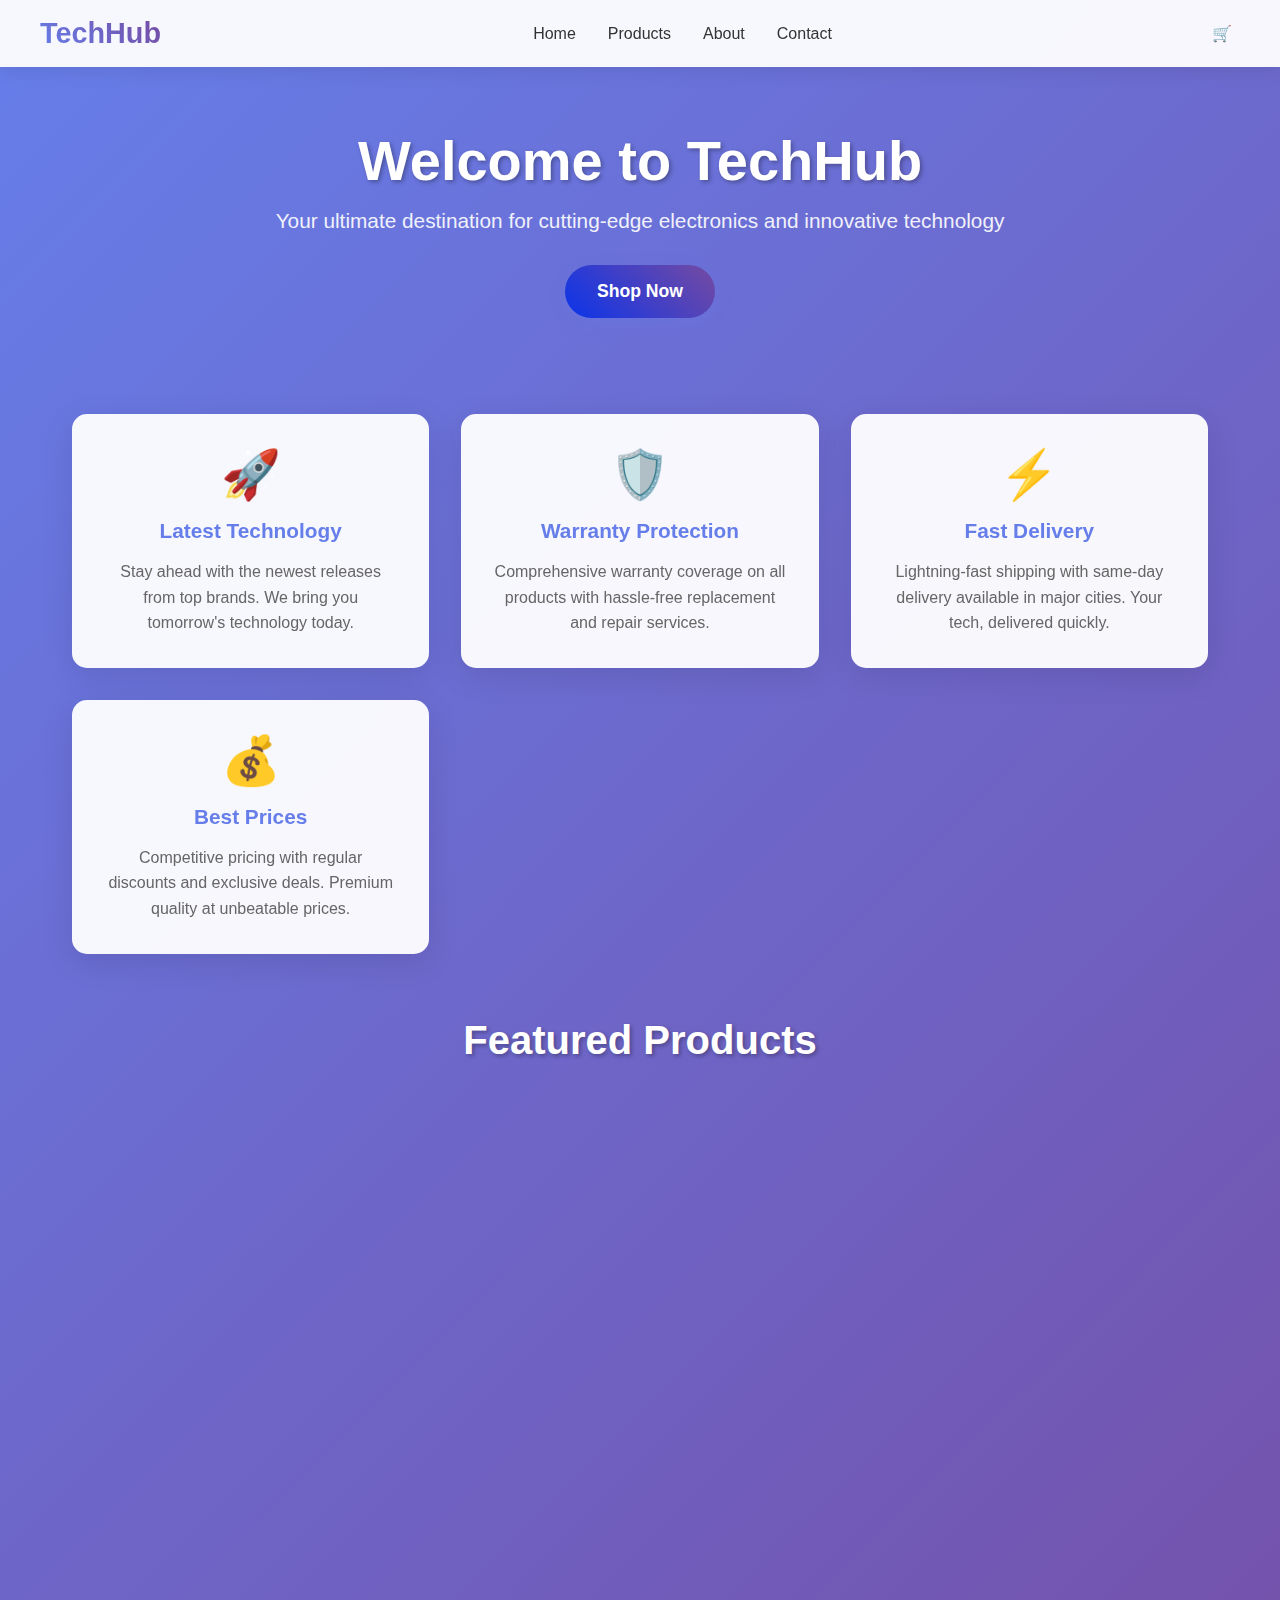
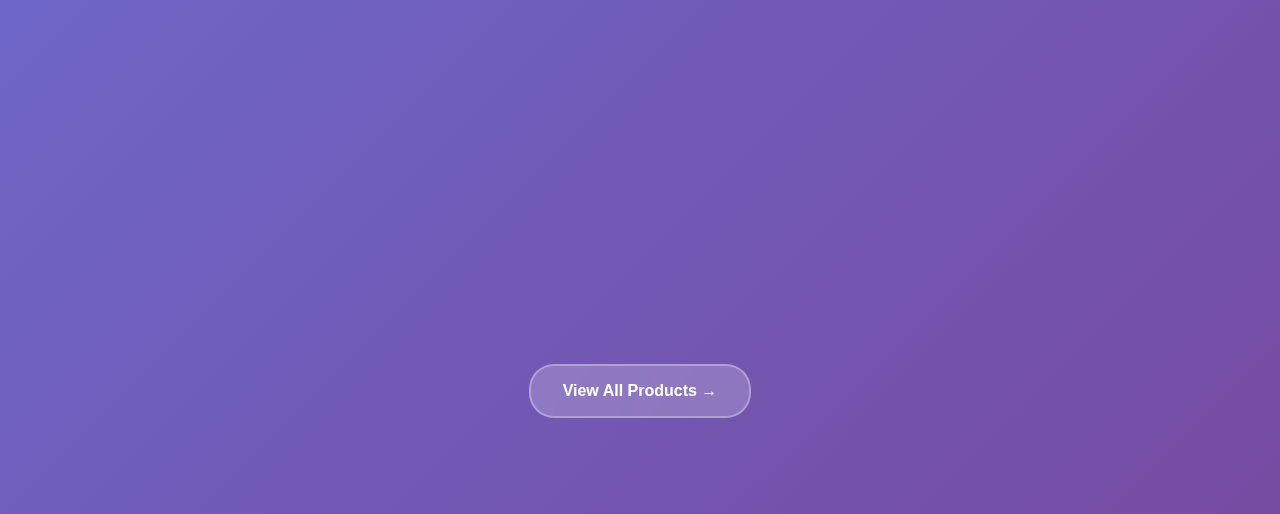
<file: index.html>
<!DOCTYPE html>
<html lang="en">
<head>
    <meta charset="UTF-8">
    <meta name="viewport" content="width=device-width, initial-scale=1.0">
    <title>TechHub - Modern Electronics Store</title>
    <link rel="stylesheet" href="style.css">
</head>
<body>
    <nav class="navbar">
        <div class="nav-container">
            <div class="logo">TechHub</div>
            <ul class="nav-links">
                <li><a href="#home">Home</a></li>
                <li><a href="#products">Products</a></li>
                <li><a href="#about">About</a></li>
                <li><a href="#contact">Contact</a></li>
            </ul>
            <div class="cart-icon" onclick="toggleCart()">
                🛒
                <span class="cart-count" id="cartCount">0</span>
            </div>
        </div>
    </nav>

    <div class="container">
        <!-- Home Page Section -->
        <div class="page-section active" id="home">
            <div class="hero-main">
                <h1>Welcome to TechHub</h1>
                <p>Your ultimate destination for cutting-edge electronics and innovative technology</p>
                <a href="#products" class="hero-cta" onclick="showPage('products')">Shop Now</a>
            </div>

            <div class="features-grid">
                <div class="feature-card">
                    <span class="feature-icon">🚀</span>
                    <h3>Latest Technology</h3>
                    <p>Stay ahead with the newest releases from top brands. We bring you tomorrow's technology today.</p>
                </div>
                <div class="feature-card">
                    <span class="feature-icon">🛡️</span>
                    <h3>Warranty Protection</h3>
                    <p>Comprehensive warranty coverage on all products with hassle-free replacement and repair services.</p>
                </div>
                <div class="feature-card">
                    <span class="feature-icon">⚡</span>
                    <h3>Fast Delivery</h3>
                    <p>Lightning-fast shipping with same-day delivery available in major cities. Your tech, delivered quickly.</p>
                </div>
                <div class="feature-card">
                    <span class="feature-icon">💰</span>
                    <h3>Best Prices</h3>
                    <p>Competitive pricing with regular discounts and exclusive deals. Premium quality at unbeatable prices.</p>
                </div>
            </div>

            <div class="featured-products">
                <h2 class="section-title">Featured Products</h2>
                <div class="featured-grid" id="featuredGrid">
                    <!-- Featured products will be loaded here -->
                </div>
                <a href="#products" class="view-all-btn" onclick="showPage('products')">View All Products →</a>
            </div>
        </div>

        <!-- Products Page Section -->
        <div class="page-section" id="products">
            <div class="section-header">
                <h2>Our Products</h2>
                <p>Explore our complete collection of premium electronics</p>
            </div>

            <div class="filters">
                <button class="filter-btn active" onclick="filterProducts('all')">All</button>
                <button class="filter-btn" onclick="filterProducts('smartphone')">Smartphones</button>
                <button class="filter-btn" onclick="filterProducts('laptop')">Laptops</button>
                <button class="filter-btn" onclick="filterProducts('headphones')">Headphones</button>
                <button class="filter-btn" onclick="filterProducts('smartwatch')">Smartwatches</button>
                <button class="filter-btn" onclick="filterProducts('camera')">Cameras</button>
            </div>

            <div class="products-grid" id="productsGrid">
                <!-- Products will be dynamically loaded here -->
            </div>
        </div>

        <!-- About Us Page Section -->
        <div class="page-section" id="about">
            <div class="section-header">
                <h2>About TechHub</h2>
                <p>Leading the future of technology with innovation, quality, and exceptional customer service</p>
            </div>

            <div class="about-content">
                <div class="about-card">
                    <h3>🚀 Our Mission</h3>
                    <p>At TechHub, we're passionate about bringing cutting-edge technology to everyone. Our mission is to make the latest innovations accessible, affordable, and reliable for tech enthusiasts, professionals, and everyday users alike. We believe technology should enhance lives, not complicate them.</p>
                </div>

                <div class="about-card">
                    <h3>🎯 Our Vision</h3>
                    <p>To be the world's most trusted electronics retailer, known for our curated selection of premium products, exceptional customer service, and commitment to technological advancement. We envision a future where technology seamlessly integrates into every aspect of life.</p>
                </div>

                <div class="about-card">
                    <h3>💎 Our Values</h3>
                    <p>Innovation drives us forward, quality defines our standards, and customer satisfaction is our ultimate goal. We believe in transparency, sustainability, and building lasting relationships with our customers through honest recommendations and reliable support.</p>
                </div>
            </div>

            <div class="stats-grid">
                <div class="stat-item">
                    <div class="stat-number">50K+</div>
                    <div class="stat-label">Happy Customers</div>
                </div>
                <div class="stat-item">
                    <div class="stat-number">1000+</div>
                    <div class="stat-label">Products Available</div>
                </div>
                <div class="stat-item">
                    <div class="stat-number">24/7</div>
                    <div class="stat-label">Customer Support</div>
                </div>
                <div class="stat-item">
                    <div class="stat-number">5★</div>
                    <div class="stat-label">Average Rating</div>
                </div>
            </div>

            <div class="about-card">
                <h3>🏆 Why Choose TechHub?</h3>
                <p>With over a decade of experience in the electronics industry, TechHub has established itself as a leader in quality and service. We carefully curate our product selection, working directly with manufacturers to ensure authenticity and competitive pricing. Our expert team provides personalized recommendations, comprehensive warranties, and ongoing support to make your technology journey smooth and enjoyable.</p>
            </div>
        </div>

        <!-- Contact Us Page Section -->
        <div class="page-section" id="contact">
            <div class="section-header">
                <h2>Contact Us</h2>
                <p>Get in touch with our team - we're here to help with all your technology needs</p>
            </div>

            <div class="contact-container">
                <div class="contact-form">
                    <h3 style="margin-bottom: 1.5rem; color: #333;">Send us a Message</h3>
                    <form id="contactForm" onsubmit="submitContactForm(event)">
                        <div class="form-group">
                            <label for="name">Full Name</label>
                            <input type="text" id="name" name="name" required>
                        </div>
                        <div class="form-group">
                            <label for="email">Email Address</label>
                            <input type="email" id="email" name="email" required>
                        </div>
                        <div class="form-group">
                            <label for="phone">Phone Number</label>
                            <input type="tel" id="phone" name="phone">
                        </div>
                        <div class="form-group">
                            <label for="subject">Subject</label>
                            <input type="text" id="subject" name="subject" required>
                        </div>
                        <div class="form-group">
                            <label for="message">Message</label>
                            <textarea id="message" name="message" required placeholder="Tell us how we can help you..."></textarea>
                        </div>
                        <button type="submit" class="submit-btn">Send Message</button>
                    </form>
                </div>

                <div class="contact-info">
                    <h3 style="margin-bottom: 1.5rem; color: #333;">Get in Touch</h3>
                    
                    <div class="contact-item">
                        <div class="contact-icon">📍</div>
                        <div class="contact-details">
                            <h4>Visit Our Store</h4>
                            <p>123 Tech Street, Digital District<br>Innovation City, IC 12345</p>
                        </div>
                    </div>

                    <div class="contact-item">
                        <div class="contact-icon">📞</div>
                        <div class="contact-details">
                            <h4>Call Us</h4>
                            <p>+1 (555) 123-TECH<br>Mon-Fri: 9AM-8PM, Sat-Sun: 10AM-6PM</p>
                        </div>
                    </div>

                    <div class="contact-item">
                        <div class="contact-icon">✉️</div>
                        <div class="contact-details">
                            <h4>Email Us</h4>
                            <p>support@techhub.com<br>sales@techhub.com</p>
                        </div>
                    </div>

                    <div class="contact-item">
                        <div class="contact-icon">💬</div>
                        <div class="contact-details">
                            <h4>Live Chat</h4>
                            <p>Available 24/7 on our website<br>Average response time: 2 minutes</p>
                        </div>
                    </div>

                    <div class="contact-item">
                        <div class="contact-icon">🌐</div>
                        <div class="contact-details">
                            <h4>Social Media</h4>
                            <p>Follow us @TechHubOfficial<br>Facebook | Twitter | Instagram</p>
                        </div>
                    </div>
                </div>
            </div>
        </div>
    </div>

    <!-- Cart Modal -->
    <div class="cart-modal" id="cartModal">
        <div class="cart-content">
            <div class="cart-header">
                <h2>Shopping Cart</h2>
                <button class="close-cart" onclick="toggleCart()">×</button>
            </div>
            <div id="cartItems">
                <!-- Cart items will be displayed here -->
            </div>
            <div class="cart-total" id="cartTotal">Total: $0.00</div>
        </div>
    </div>

    <script src="script.js"></script>
</body>
</html>
</file>
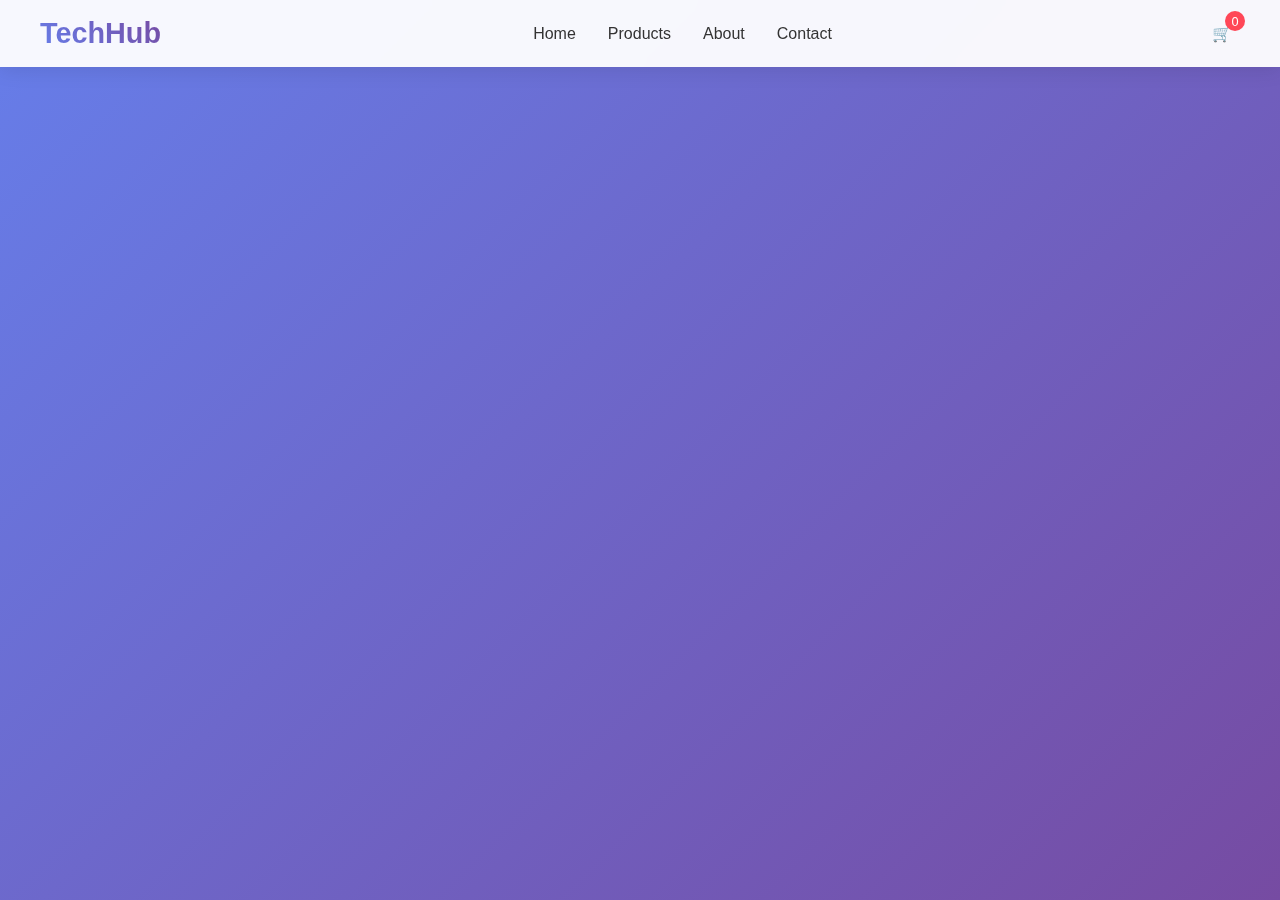
<file: products.html>
<!DOCTYPE html>
<html lang="en">
<head>
    <meta charset="UTF-8">
    <meta name="viewport" content="width=device-width, initial-scale=1.0">
    <title>TechHub - Modern Electronics Store</title>
    <link rel="stylesheet" href="style.css">
</head>
<body>
    <nav class="navbar">
        <div class="nav-container">
            <div class="logo">TechHub</div>
            <ul class="nav-links">
                <li><a href="#home">Home</a></li>
                <li><a href="#products">Products</a></li>
                <li><a href="#about">About</a></li>
                <li><a href="#contact">Contact</a></li>
            </ul>
            <div class="cart-icon" onclick="toggleCart()">
                🛒
                <span class="cart-count" id="cartCount">0</span>
            </div>
        </div>
    </nav>

        <!-- Products Page Section -->
        <div class="page-section" id="products">
            <div class="section-header">
                <h2>Our Products</h2>
                <p>Explore our complete collection of premium electronics</p>
            </div>

            <div class="filters">
                <button class="filter-btn active" onclick="filterProducts('all')">All</button>
                <button class="filter-btn" onclick="filterProducts('smartphone')">Smartphones</button>
                <button class="filter-btn" onclick="filterProducts('laptop')">Laptops</button>
                <button class="filter-btn" onclick="filterProducts('headphones')">Headphones</button>
                <button class="filter-btn" onclick="filterProducts('smartwatch')">Smartwatches</button>
                <button class="filter-btn" onclick="filterProducts('camera')">Cameras</button>
            </div>

            <div class="products-grid" id="productsGrid">
                <!-- Products will be dynamically loaded here -->
            </div>
        </div>

        
    <!-- Cart Modal -->
    <div class="cart-modal" id="cartModal">
        <div class="cart-content">
            <div class="cart-header">
                <h2>Shopping Cart</h2>
                <button class="close-cart" onclick="toggleCart()">×</button>
            </div>
            <div id="cartItems">
                <!-- Cart items will be displayed here -->
            </div>
            <div class="cart-total" id="cartTotal">Total: $0.00</div>
        </div>
    </div>

    <script src="script.js"></script>
</body>
</html>
</file>
<file: style.css>
* {
            margin: 0;
            padding: 0;
            box-sizing: border-box;
        }

        body {
            font-family: 'Segoe UI', Tahoma, Geneva, Verdana, sans-serif;
            background: linear-gradient(135deg, #667eea 0%, #764ba2 100%);
            min-height: 100vh;
            color: #333;
        }

        /* Navigation */
        .navbar {
            background: rgba(255, 255, 255, 0.95);
            backdrop-filter: blur(10px);
            padding: 1rem 2rem;
            position: fixed;
            top: 0;
            width: 100%;
            z-index: 1000;
            box-shadow: 0 2px 20px rgba(0,0,0,0.1);
            transition: all 0.3s ease;
        }

        .nav-container {
            display: flex;
            justify-content: space-between;
            align-items: center;
            max-width: 1200px;
            margin: 0 auto;
        }

        .logo {
            font-size: 1.8rem;
            font-weight: bold;
            background: linear-gradient(45deg, #667eea, #764ba2);
            -webkit-background-clip: text;
            -webkit-text-fill-color: transparent;
            background-clip: text;
        }

        .nav-links {
            display: flex;
            gap: 2rem;
            list-style: none;
        }

        .nav-links a {
            text-decoration: none;
            color: #333;
            font-weight: 500;
            transition: all 0.3s ease;
            position: relative;
        }

        .nav-links a:hover {
            color: #667eea;
            transform: translateY(-2px);
        }

        .nav-links a::after {
            content: '';
            position: absolute;
            width: 0;
            height: 2px;
            bottom: -5px;
            left: 0;
            background: linear-gradient(45deg, #667eea, #764ba2);
            transition: width 0.3s ease;
        }

        .nav-links a:hover::after {
            width: 100%;
        }

        .cart-icon {
            position: relative;
            cursor: pointer;
            padding: 0.5rem;
            border-radius: 50%;
            transition: all 0.3s ease;
        }

        .cart-icon:hover {
            background: rgba(102, 126, 234, 0.1);
            transform: scale(1.1);
        }

        .cart-count {
            position: absolute;
            top: -5px;
            right: -5px;
            background: #ff4757;
            color: white;
            border-radius: 50%;
            width: 20px;
            height: 20px;
            font-size: 0.8rem;
            display: flex;
            align-items: center;
            justify-content: center;
            animation: bounce 0.3s ease;
        }

        @keyframes bounce {
            0%, 100% { transform: scale(1); }
            50% { transform: scale(1.2); }
        }

        /* Main Content */
        .container {
            max-width: 1200px;
            margin: 0 auto;
            padding: 6rem 2rem 2rem;
        }

        .hero {
            text-align: center;
            color: white;
            margin-bottom: 3rem;
            animation: fadeInUp 1s ease;
        }

        .hero h1 {
            font-size: 3rem;
            margin-bottom: 1rem;
            text-shadow: 2px 2px 4px rgba(0,0,0,0.3);
        }

        .hero p {
            font-size: 1.2rem;
            opacity: 0.9;
        }

        /* Filters */
        .filters {
            display: flex;
            gap: 1rem;
            margin-bottom: 2rem;
            flex-wrap: wrap;
            justify-content: center;
        }

        .filter-btn {
            padding: 0.7rem 1.5rem;
            border: none;
            background: rgba(255, 255, 255, 0.2);
            color: white;
            border-radius: 25px;
            cursor: pointer;
            transition: all 0.3s ease;
            backdrop-filter: blur(10px);
        }

        .filter-btn:hover, .filter-btn.active {
            background: rgba(255, 255, 255, 0.9);
            color: #333;
            transform: translateY(-2px);
            box-shadow: 0 5px 15px rgba(0,0,0,0.2);
        }

        /* Products Grid */
        .products-grid {
            display: grid;
            grid-template-columns: repeat(auto-fit, minmax(280px, 1fr));
            gap: 2rem;
            margin-bottom: 3rem;
        }

        .product-card {
            background: rgba(255, 255, 255, 0.95);
            border-radius: 15px;
            padding: 1.5rem;
            box-shadow: 0 8px 32px rgba(0,0,0,0.1);
            backdrop-filter: blur(10px);
            transition: all 0.3s ease;
            cursor: pointer;
            opacity: 0;
            transform: translateY(20px);
            animation: fadeInUp 0.6s ease forwards;
        }

        .product-card:hover {
            transform: translateY(-10px) scale(1.02);
            box-shadow: 0 15px 40px rgba(0,0,0,0.2);
        }

       .product-image {
  width: 100%;
  height: 200px;  /* or any height you prefer */
  background: linear-gradient(135deg, #f093fb 0%, #f5576c 100%);
  border-radius: 10px;
  margin-bottom: 1rem;
  display: flex;
  align-items: center;
  justify-content: center;
  overflow: hidden;
}

.product-image img {
  width: 100%;
  height: 100%;
  object-fit: contain;
}

        
        .product-card:hover .product-image::before {
            left: 100%;
        }

        .product-name {
            font-size: 1.2rem;
            font-weight: bold;
            margin-bottom: 0.5rem;
            color: #333;
        }

        .product-category {
            color: #667eea;
            font-size: 0.9rem;
            margin-bottom: 0.5rem;
            text-transform: uppercase;
            letter-spacing: 1px;
        }

        .product-price {
            font-size: 1.5rem;
            font-weight: bold;
            color: #2ed573;
            margin-bottom: 1rem;
        }

        .add-to-cart {
            width: 100%;
            padding: 0.8rem;
            border: none;
            background: linear-gradient(45deg, #667eea, #764ba2);
            color: white;
            border-radius: 8px;
            cursor: pointer;
            font-weight: bold;
            transition: all 0.3s ease;
            position: relative;
            overflow: hidden;
        }

        .add-to-cart::before {
            content: '';
            position: absolute;
            top: 0;
            left: -100%;
            width: 100%;
            height: 100%;
            background: rgba(255,255,255,0.2);
            transition: left 0.3s ease;
        }

        .add-to-cart:hover::before {
            left: 100%;
        }

        .add-to-cart:hover {
            transform: translateY(-2px);
            box-shadow: 0 5px 15px rgba(102, 126, 234, 0.4);
        }

        .add-to-cart:active {
            transform: scale(0.98);
        }

        /* Cart Modal */
        .cart-modal {
            position: fixed;
            top: 0;
            left: 0;
            width: 100%;
            height: 100%;
            background: rgba(0,0,0,0.5);
            display: none;
            align-items: center;
            justify-content: center;
            z-index: 2000;
            backdrop-filter: blur(5px);
        }

        .cart-content {
            background: white;
            border-radius: 15px;
            padding: 2rem;
            max-width: 500px;
            width: 90%;
            max-height: 80%;
            overflow-y: auto;
            animation: modalSlideIn 0.3s ease;
        }

        @keyframes modalSlideIn {
            from {
                opacity: 0;
                transform: scale(0.8);
            }
            to {
                opacity: 1;
                transform: scale(1);
            }
        }

        .cart-header {
            display: flex;
            justify-content: space-between;
            align-items: center;
            margin-bottom: 1.5rem;
            padding-bottom: 1rem;
            border-bottom: 2px solid #f1f1f1;
        }

        .close-cart {
            background: none;
            border: none;
            font-size: 1.5rem;
            cursor: pointer;
            color: #666;
            width: 30px;
            height: 30px;
            border-radius: 50%;
            display: flex;
            align-items: center;
            justify-content: center;
            transition: all 0.3s ease;
        }

        .close-cart:hover {
            background: #f1f1f1;
            color: #333;
        }

        .cart-item {
            display: flex;
            justify-content: space-between;
            align-items: center;
            padding: 1rem;
            border-bottom: 1px solid #f1f1f1;
            animation: fadeInLeft 0.3s ease;
        }

        .cart-total {
            font-size: 1.5rem;
            font-weight: bold;
            text-align: center;
            margin-top: 1rem;
            padding-top: 1rem;
            border-top: 2px solid #f1f1f1;
            color: #2ed573;
        }

        /* Home Page Specific Styles */
        .hero-main {
            text-align: center;
            color: white;
            margin-bottom: 4rem;
            padding: 2rem 0;
        }

        .hero-main h1 {
            font-size: 3.5rem;
            margin-bottom: 1rem;
            text-shadow: 2px 2px 4px rgba(0,0,0,0.3);
        }

        .hero-main p {
            font-size: 1.3rem;
            opacity: 0.9;
            margin-bottom: 2rem;
        }

        .hero-cta {
            display: inline-block;
            padding: 1rem 2rem;
            background: linear-gradient(45deg, #0b34e9, #764ba2);
            color: white;
            text-decoration: none;
            border-radius: 30px;
            font-weight: bold;
            font-size: 1.1rem;
            transition: all 0.3s ease;
            box-shadow: 0 5px 15px rgba(102, 126, 234, 0.3);
        }

        .hero-cta:hover {
            transform: translateY(-3px);
            box-shadow: 0 8px 25px rgba(102, 126, 234, 0.5);
        }

        .features-grid {
            display: grid;
            grid-template-columns: repeat(auto-fit, minmax(300px, 1fr));
            gap: 2rem;
            margin: 4rem 0;
        }

        .feature-card {
            background: rgba(255, 255, 255, 0.95);
            border-radius: 15px;
            padding: 2rem;
            text-align: center;
            box-shadow: 0 8px 32px rgba(0,0,0,0.1);
            backdrop-filter: blur(10px);
            transition: all 0.3s ease;
        }

        .feature-card:hover {
            transform: translateY(-10px);
            box-shadow: 0 15px 40px rgba(0,0,0,0.2);
        }

        .feature-icon {
            font-size: 3rem;
            margin-bottom: 1rem;
            display: block;
        }

        .feature-card h3 {
            color: #667eea;
            margin-bottom: 1rem;
            font-size: 1.3rem;
        }

        .feature-card p {
            color: #666;
            line-height: 1.6;
        }

        .featured-products {
            margin: 4rem 0;
        }

        .section-title {
            text-align: center;
            color: white;
            font-size: 2.5rem;
            margin-bottom: 2rem;
            text-shadow: 2px 2px 4px rgba(0,0,0,0.3);
        }

        .featured-grid {
            display: grid;
            grid-template-columns: repeat(auto-fit, minmax(280px, 1fr));
            gap: 2rem;
            margin-bottom: 2rem;
        }

        .view-all-btn {
            display: block;
            width: fit-content;
            margin: 2rem auto;
            padding: 1rem 2rem;
            background: rgba(255, 255, 255, 0.2);
            color: white;
            text-decoration: none;
            border-radius: 25px;
            font-weight: bold;
            transition: all 0.3s ease;
            backdrop-filter: blur(10px);
            border: 2px solid rgba(255, 255, 255, 0.3);
        }

        .view-all-btn:hover {
            background: rgba(255, 255, 255, 0.9);
            color: #333;
            transform: translateY(-2px);
            box-shadow: 0 5px 15px rgba(0,0,0,0.2);
        }
        .page-section {
            display: none;
            animation: fadeInUp 0.6s ease;
        }

        .page-section.active {
            display: block;
        }

        .section-header {
            text-align: center;
            color: white;
            margin-bottom: 3rem;
        }

        .section-header h2 {
            font-size: 2.5rem;
            margin-bottom: 1rem;
            text-shadow: 2px 2px 4px rgba(0,0,0,0.3);
        }

        .section-header p {
            font-size: 1.1rem;
            opacity: 0.9;
            max-width: 600px;
            margin: 0 auto;
        }

        /* About Us Styles */
        .about-content {
            display: grid;
            gap: 2rem;
            margin-bottom: 3rem;
        }

        .about-card {
            background: rgba(255, 255, 255, 0.95);
            border-radius: 15px;
            padding: 2rem;
            box-shadow: 0 8px 32px rgba(0,0,0,0.1);
            backdrop-filter: blur(10px);
            transition: all 0.3s ease;
        }

        .about-card:hover {
            transform: translateY(-5px);
            box-shadow: 0 15px 40px rgba(0,0,0,0.2);
        }

        .about-card h3 {
            color: #667eea;
            font-size: 1.5rem;
            margin-bottom: 1rem;
            display: flex;
            align-items: center;
            gap: 0.5rem;
        }

        .about-card p {
            line-height: 1.6;
            color: #666;
        }

        .stats-grid {
            display: grid;
            grid-template-columns: repeat(auto-fit, minmax(200px, 1fr));
            gap: 1.5rem;
            margin: 2rem 0;
        }

        .stat-item {
            background: rgba(255, 255, 255, 0.95);
            border-radius: 15px;
            padding: 2rem;
            text-align: center;
            backdrop-filter: blur(10px);
            transition: all 0.3s ease;
        }

        .stat-item:hover {
            transform: scale(1.05);
        }

        .stat-number {
            font-size: 2.5rem;
            font-weight: bold;
            color: #667eea;
            margin-bottom: 0.5rem;
        }

        .stat-label {
            color: #666;
            font-weight: 500;
        }

        /* Contact Us Styles */
        .contact-container {
            display: grid;
            grid-template-columns: 1fr 1fr;
            gap: 3rem;
            align-items: start;
        }

        .contact-form {
            background: rgba(255, 255, 255, 0.95);
            border-radius: 15px;
            padding: 2rem;
            box-shadow: 0 8px 32px rgba(0,0,0,0.1);
            backdrop-filter: blur(10px);
        }

        .contact-info {
            background: rgba(255, 255, 255, 0.95);
            border-radius: 15px;
            padding: 2rem;
            box-shadow: 0 8px 32px rgba(0,0,0,0.1);
            backdrop-filter: blur(10px);
        }

        .form-group {
            margin-bottom: 1.5rem;
        }

        .form-group label {
            display: block;
            margin-bottom: 0.5rem;
            font-weight: 500;
            color: #333;
        }

        .form-group input,
        .form-group textarea {
            width: 100%;
            padding: 0.8rem;
            border: 2px solid #e1e1e1;
            border-radius: 8px;
            font-size: 1rem;
            transition: all 0.3s ease;
            background: rgba(255, 255, 255, 0.8);
        }

        .form-group input:focus,
        .form-group textarea:focus {
            outline: none;
            border-color: #667eea;
            box-shadow: 0 0 0 3px rgba(102, 126, 234, 0.1);
            background: white;
        }

        .form-group textarea {
            resize: vertical;
            min-height: 120px;
        }

        .submit-btn {
            width: 100%;
            padding: 1rem;
            border: none;
            background: linear-gradient(45deg, #667eea, #764ba2);
            color: white;
            border-radius: 8px;
            cursor: pointer;
            font-weight: bold;
            font-size: 1.1rem;
            transition: all 0.3s ease;
            position: relative;
            overflow: hidden;
        }

        .submit-btn::before {
            content: '';
            position: absolute;
            top: 0;
            left: -100%;
            width: 100%;
            height: 100%;
            background: rgba(255,255,255,0.2);
            transition: left 0.3s ease;
        }

        .submit-btn:hover::before {
            left: 100%;
        }

        .submit-btn:hover {
            transform: translateY(-2px);
            box-shadow: 0 5px 15px rgba(102, 126, 234, 0.4);
        }

        .contact-item {
            display: flex;
            align-items: center;
            gap: 1rem;
            margin-bottom: 1.5rem;
            padding: 1rem;
            border-radius: 10px;
            transition: all 0.3s ease;
        }

        .contact-item:hover {
            background: rgba(102, 126, 234, 0.1);
        }

        .contact-icon {
            width: 50px;
            height: 50px;
            background: linear-gradient(45deg, #667eea, #764ba2);
            border-radius: 50%;
            display: flex;
            align-items: center;
            justify-content: center;
            color: white;
            font-size: 1.2rem;
        }

        .contact-details h4 {
            color: #333;
            margin-bottom: 0.25rem;
        }

        .contact-details p {
            color: #666;
            margin: 0;
        }

        @media (max-width: 768px) {
            .contact-container {
                grid-template-columns: 1fr;
                gap: 2rem;
            }
            
            .section-header h2 {
                font-size: 2rem;
            }
            
            .stats-grid {
                grid-template-columns: repeat(auto-fit, minmax(150px, 1fr));
            }
        }

        @keyframes fadeInUp {
            from {
                opacity: 0;
                transform: translateY(30px);
            }
            to {
                opacity: 1;
                transform: translateY(0);
            }
        }

        @keyframes fadeInLeft {
            from {
                opacity: 0;
                transform: translateX(-20px);
            }
            to {
                opacity: 1;
                transform: translateX(0);
            }
        }

        /* Responsive */
        @media (max-width: 768px) {
            .nav-links {
                display: none;
            }
            
            .hero h1 {
                font-size: 2rem;
            }
            
            .products-grid {
                grid-template-columns: repeat(auto-fit, minmax(250px, 1fr));
                gap: 1rem;
            }
        }
</file>
